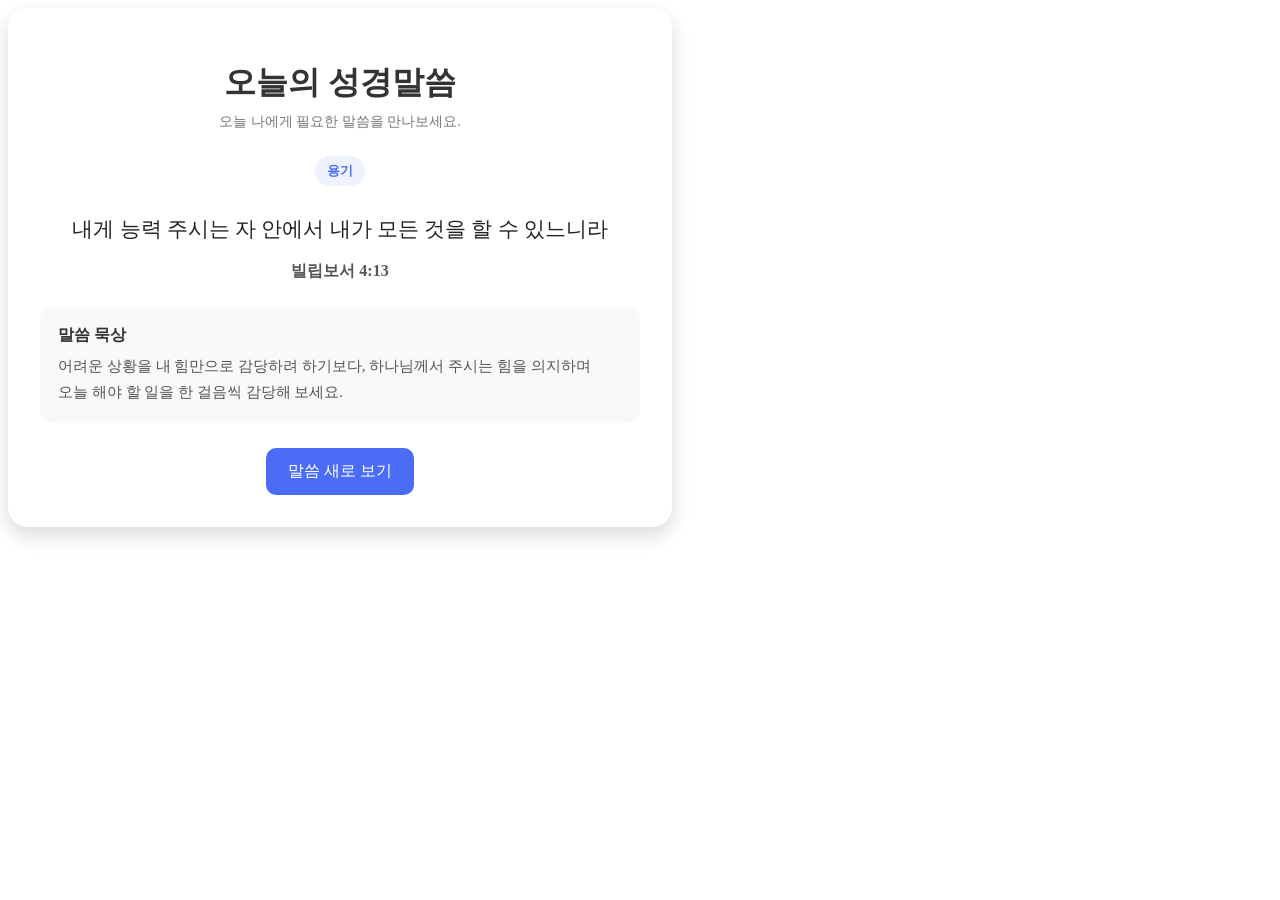
<file: index.html>
<!DOCTYPE html>
<html lang="ko">
<head>
  <link rel="manifest" href="/bible/manifest.json">
  <meta name="theme-color" content="#ffffff">
  <link rel="apple-touch-icon" href="/bible/icon-192.png">
  <meta charset="UTF-8" />
  <meta name="viewport" content="width=device-width, initial-scale=1.0" />
  <title>오늘의 성경말씀</title>
  <meta name="viewport"
      content="width=device-width,
               initial-scale=1.0,
               viewport-fit=cover">
  <link rel="manifest" href="./manifest.json">
  <meta name="theme-color" content="#ffffff">

  <link rel="apple-touch-icon" href="./icon-192.png">

  <style>
    <script>
  if ("serviceWorker" in navigator) {
    window.addEventListener("load", () => {
     navigator.serviceWorker
      .register("/bible/service-worker.js")
      .then(() => console.log("Service Worker 등록 완료"))
      .catch(error => console.error("Service Worker 등록 실패:", error));
  });
}
</script>
    body {
      margin: 0;
      font-family: Arial, sans-serif;
      background: linear-gradient(135deg, #f5f7fa, #c3cfe2);
      display: flex;
      justify-content: center;
      align-items: center;
      min-height: 100vh;
    }

    .container {
      background: white;
      padding: 32px;
      border-radius: 20px;
      box-shadow: 0 8px 20px rgba(0,0,0,0.15);
      max-width: 600px;
      width: calc(100% - 50px);
      text-align: center;
    }

    h1 {
      color: #333;
      margin-bottom: 8px;
    }

    .subtitle {
      color: #777;
      font-size: 14px;
      margin-bottom: 25px;
    }

    #category {
      display: inline-block;
      background: #eef2ff;
      color: #4a6cf7;
      padding: 6px 12px;
      border-radius: 20px;
      font-size: 13px;
      font-weight: bold;
    }

    #verse {
      font-size: 21px;
      line-height: 1.8;
      margin: 25px 0 12px;
      color: #222;
      word-break: keep-all;
    }

    #reference {
      font-weight: bold;
      color: #555;
      margin-bottom: 25px;
    }

    .description-box {
      background: #f8f9fb;
      border-radius: 14px;
      padding: 18px;
      margin: 20px 0 25px;
      text-align: left;
    }

    .description-title {
      font-weight: bold;
      color: #333;
      margin-bottom: 8px;
    }

    #description {
      font-size: 15px;
      line-height: 1.7;
      color: #555;
      word-break: keep-all;
    }

    button {
      background: #4a6cf7;
      color: white;
      border: none;
      padding: 13px 22px;
      border-radius: 10px;
      font-size: 16px;
      cursor: pointer;
      transition: 0.2s;
    }

    button:hover {
      background: #3451c9;
      transform: translateY(-1px);
    }
  </style>
</head>
<script>
if ("serviceWorker" in navigator) {
  window.addEventListener("load", () => {
    navigator.serviceWorker.register("./service-worker.js")
      .then(() => console.log("Service Worker 등록 완료"))
      .catch(error => console.log("Service Worker 등록 실패:", error));
  });
}
</script>
<body>

<div class="container">

  <h1>오늘의 성경말씀</h1>
  <div class="subtitle">오늘 나에게 필요한 말씀을 만나보세요.</div>

  <div id="category">용기</div>

  <div id="verse">
    내게 능력 주시는 자 안에서 내가 모든 것을 할 수 있느니라
  </div>

  <div id="reference">
    빌립보서 4:13
  </div>

  <div class="description-box">
    <div class="description-title">말씀 묵상</div>
    <div id="description">
      어려운 상황을 내 힘만으로 감당하려 하기보다,
      하나님께서 주시는 힘을 의지하며 오늘 해야 할 일을
      한 걸음씩 감당해 보세요.
    </div>
  </div>

  <button onclick="showRandomVerse()">말씀 새로 보기</button>

</div>

<script>

const verses = [

  {
    text: "내게 능력 주시는 자 안에서 내가 모든 것을 할 수 있느니라",
    reference: "빌립보서 4:13",
    category: "용기",
    description: "내 능력의 한계만 바라보면 두려움이 커질 수 있습니다. 하나님께서 주시는 힘을 의지하며 오늘 맡겨진 일을 한 걸음씩 감당해 보세요."
  },

  {
    text: "여호와는 나의 목자시니 내게 부족함이 없으리로다",
    reference: "시편 23:1",
    category: "평안",
    description: "미래가 불확실하게 느껴질 때 모든 것을 혼자 책임져야 한다고 생각하지 않아도 됩니다. 하나님께서 인도하시는 목자이심을 기억하며 마음을 맡겨 보세요."
  },

  {
    text: "수고하고 무거운 짐 진 자들아 다 내게로 오라 내가 너희를 쉬게 하리라",
    reference: "마태복음 11:28",
    category: "위로",
    description: "지치고 마음이 무거울 때조차 혼자 견딜 필요는 없습니다. 자신의 걱정과 부담을 하나님께 솔직하게 내려놓고 쉼을 구해 보세요."
  },

  {
    text: "두려워하지 말라 내가 너와 함께 함이라",
    reference: "이사야 41:10",
    category: "용기",
    description: "두려움이 없다는 것이 용기는 아닙니다. 두려운 상황에서도 하나님이 함께하심을 믿으며 앞으로 나아가는 것이 믿음의 용기입니다."
  },

  {
    text: "너는 마음을 다하여 여호와를 신뢰하고 네 명철을 의지하지 말라",
    reference: "잠언 3:5",
    category: "지혜",
    description: "내 판단이 항상 완전한 것은 아닙니다. 중요한 선택 앞에서는 자신의 경험뿐 아니라 말씀과 기도를 통해 방향을 점검해 보세요."
  },

  {
    text: "사랑은 오래 참고 사랑은 온유하며",
    reference: "고린도전서 13:4",
    category: "사랑",
    description: "사랑은 단순한 감정만이 아니라 상대를 존중하고 기다려 주는 행동으로 나타납니다. 오늘 가까운 사람에게 온유함을 실천해 보세요."
  },

  {
    text: "강하고 담대하라 두려워하지 말며 놀라지 말라",
    reference: "여호수아 1:9",
    category: "담대함",
    description: "새로운 책임이나 큰 일을 앞두고 긴장되는 것은 자연스럽습니다. 중요한 것은 두려움 때문에 멈추지 않고 하나님을 의지하며 맡은 길을 계속 걷는 것입니다."
  },

  {
    text: "범사에 감사하라",
    reference: "데살로니가전서 5:18",
    category: "감사",
    description: "감사는 모든 상황이 좋다는 뜻이 아닙니다. 어려움 속에서도 여전히 남아 있는 은혜와 가능성을 발견하는 믿음의 태도입니다."
  },

  {
    text: "쉬지 말고 기도하라",
    reference: "데살로니가전서 5:17",
    category: "기도",
    description: "기도는 특별한 순간에만 하는 일이 아닙니다. 일하고 이동하고 고민하는 일상 속에서도 짧게 하나님께 마음을 말씀드릴 수 있습니다."
  },

  {
    text: "항상 기뻐하라",
    reference: "데살로니가전서 5:16",
    category: "기쁨",
    description: "기쁨은 어려움이 없어서 생기는 감정만을 의미하지 않습니다. 상황보다 하나님께 소망을 두면서 다시 일어설 힘을 발견할 수 있습니다."
  },

  {
    text: "철이 철을 날카롭게 하는 것 같이 사람이 그의 친구의 얼굴을 빛나게 하느니라",
    reference: "잠언 27:17",
    category: "관계",
    description: "좋은 관계는 서로를 무조건 편하게만 해주는 관계가 아닙니다. 격려와 조언을 통해 서로 더 좋은 사람으로 성장하도록 돕는 관계도 소중합니다."
  },

  {
    text: "유순한 대답은 분노를 쉬게 하여도",
    reference: "잠언 15:1",
    category: "관계",
    description: "상대가 강하게 말할수록 나도 강하게 대응하고 싶어질 수 있습니다. 그러나 차분하고 절제된 한마디가 갈등의 방향을 완전히 바꾸기도 합니다."
  },

  {
    text: "교만은 패망의 선봉이요 거만한 마음은 넘어짐의 앞잡이니라",
    reference: "잠언 16:18",
    category: "겸손",
    description: "성공하고 책임이 커질수록 자신이 모든 것을 안다고 생각하기 쉽습니다. 계속 배우고 다른 사람의 의견을 들을 수 있는 겸손을 지켜 보세요."
  },

  {
    text: "무슨 일을 하든지 마음을 다하여 주께 하듯 하고 사람에게 하듯 하지 말라",
    reference: "골로새서 3:23",
    category: "일과 사명",
    description: "사람의 평가만 바라보면 인정받지 못할 때 쉽게 지칠 수 있습니다. 내가 맡은 일을 정직하고 성실하게 수행하는 것 자체에 의미를 두어 보세요."
  },

  {
    text: "사람이 마음으로 자기의 길을 계획할지라도 그의 걸음을 인도하시는 이는 여호와시니라",
    reference: "잠언 16:9",
    category: "진로",
    description: "계획을 세우는 것은 중요하지만 모든 일이 계획대로 진행되지는 않습니다. 예상하지 못한 변화 속에서도 새로운 길이 열릴 가능성을 기억하세요."
  },

  {
    text: "너의 행사를 여호와께 맡기라 그리하면 네가 경영하는 것이 이루어지리라",
    reference: "잠언 16:3",
    category: "일과 사명",
    description: "큰 프로젝트와 새로운 도전을 시작할 때 결과에 대한 부담이 생깁니다. 최선을 다해 준비하되 결과까지 혼자 통제하려 하지 말고 하나님께 맡겨 보세요."
  },

  {
    text: "보라 내가 새 일을 행하리니 이제 나타낼 것이라",
    reference: "이사야 43:19",
    category: "새로운 시작",
    description: "과거의 실패가 앞으로의 가능성을 결정하지는 않습니다. 지금까지 없었던 새로운 길이 열릴 수 있다는 소망을 가지고 오늘 할 수 있는 일을 시작해 보세요."
  },

  {
    text: "우리가 선을 행하되 낙심하지 말지니",
    reference: "갈라디아서 6:9",
    category: "인내",
    description: "노력의 결과가 바로 나타나지 않을 때 포기하고 싶어질 수 있습니다. 가치 있는 일은 시간이 필요한 경우가 많습니다. 조급함보다 꾸준함을 선택해 보세요."
  },

  {
    text: "너희 염려를 다 주께 맡기라 이는 그가 너희를 돌보심이라",
    reference: "베드로전서 5:7",
    category: "불안",
    description: "걱정을 없애려고 억지로 밀어내기보다 무엇이 두려운지 하나님께 솔직하게 말씀드려 보세요. 기도는 걱정을 혼자 짊어지지 않는 연습이기도 합니다."
  },

  {
    text: "내가 산을 향하여 눈을 들리라 나의 도움이 어디서 올까",
    reference: "시편 121:1",
    category: "도움",
    description: "해결책이 보이지 않을 때 시선이 문제에만 고정되기 쉽습니다. 잠시 멈추고 내가 의지할 수 있는 하나님과 주변의 도움을 함께 바라보세요."
  },

  {
    text: "여호와를 기다리는 자는 새 힘을 얻으리니",
    reference: "이사야 40:31",
    category: "회복",
    description: "계속 달리는 것만이 전진은 아닙니다. 때로는 기다리고 회복하는 시간이 다음 걸음을 위한 중요한 준비가 됩니다."
  },

  {
    text: "마음의 즐거움은 양약이라도",
    reference: "잠언 17:22",
    category: "기쁨",
    description: "웃음과 기쁨도 삶에서 중요한 부분입니다. 해야 할 일에만 매달리기보다 감사할 일과 즐거운 순간을 의식적으로 발견해 보세요."
  },

  {
    text: "서로 친절하게 하며 불쌍히 여기며 서로 용서하기를",
    reference: "에베소서 4:32",
    category: "용서",
    description: "용서는 잘못을 없었던 일로 만드는 것이 아니라 미움이 자신의 마음을 계속 지배하지 않도록 내려놓는 과정으로 볼 수 있습니다."
  },

  {
    text: "화평하게 하는 자들은 화평으로 심어 의의 열매를 거두느니라",
    reference: "야고보서 3:18",
    category: "화해",
    description: "갈등에서 반드시 상대를 이기는 것이 최선은 아닙니다. 진실을 지키면서도 관계를 파괴하지 않는 해결책을 찾는 것이 지혜로운 선택일 수 있습니다."
  },

  {
    text: "구하라 그리하면 너희에게 주실 것이요 찾으라 그리하면 찾아낼 것이요",
    reference: "마태복음 7:7",
    category: "도전",
    description: "기도만 하고 기다리는 것과 믿음으로 행동하는 것은 다릅니다. 구하고, 찾고, 두드리라는 말씀처럼 필요한 행동을 실제로 시작해 보세요."
  },

  {
    text: "믿음은 바라는 것들의 실상이요 보이지 않는 것들의 증거니",
    reference: "히브리서 11:1",
    category: "믿음",
    description: "아직 결과가 보이지 않는다고 해서 모든 가능성이 사라진 것은 아닙니다. 믿음은 불확실성 속에서도 가치 있는 방향으로 계속 걸어가는 힘이 됩니다."
  },

  {
    text: "소망 중에 즐거워하며 환난 중에 참으며 기도에 항상 힘쓰며",
    reference: "로마서 12:12",
    category: "소망",
    description: "힘든 시기에는 현재의 어려움이 영원할 것처럼 느껴질 수 있습니다. 그러나 상황은 변할 수 있습니다. 소망을 붙들고 오늘 하루를 충실하게 살아가 보세요."
  },

  {
    text: "악에게 지지 말고 선으로 악을 이기라",
    reference: "로마서 12:21",
    category: "선함",
    description: "상대의 잘못 때문에 나까지 같은 방식으로 행동할 필요는 없습니다. 감정을 절제하고 내가 지키고 싶은 원칙에 따라 행동하는 것이 더 강한 대응일 수 있습니다."
  },

  {
    text: "너희 모든 일을 사랑으로 행하라",
    reference: "고린도전서 16:14",
    category: "사랑",
    description: "사랑은 관계에만 적용되는 원칙이 아닙니다. 말하는 방식, 일하는 방식, 사람을 대하는 태도에서도 사랑과 존중을 선택할 수 있습니다."
  },

  {
    text: "지혜가 부족하거든 모든 사람에게 후히 주시는 하나님께 구하라",
    reference: "야고보서 1:5",
    category: "지혜",
    description: "모든 답을 알고 있어야 좋은 리더가 되는 것은 아닙니다. 모르는 것을 인정하고 배우며 필요한 지혜를 구하는 태도 자체가 성숙함입니다."
  },

  {
    text: "서로 돌아보아 사랑과 선행을 격려하며",
    reference: "히브리서 10:24",
    category: "공동체",
    description: "좋은 공동체는 경쟁만 하는 곳이 아니라 서로의 가능성을 발견하고 격려하는 곳입니다. 오늘 누군가에게 구체적인 격려 한마디를 건네 보세요."
  },

  {
    text: "우리가 알거니와 하나님을 사랑하는 자 곧 그의 뜻대로 부르심을 입은 자들에게는 모든 것이 합력하여 선을 이루느니라",
    reference: "로마서 8:28",
    category: "소망",
    description: "현재 이해되지 않는 사건도 시간이 지난 뒤 다른 의미를 갖게 될 수 있습니다. 당장 모든 이유를 알아야 한다는 부담을 내려놓고 지금 할 수 있는 선한 선택에 집중해 보세요."
  },

  {
    text: "나의 은혜가 네게 족하도다 이는 나의 능력이 약한 데서 온전하여짐이라",
    reference: "고린도후서 12:9",
    category: "약함과 은혜",
    description: "약점이 있다는 사실이 가치가 없다는 뜻은 아닙니다. 부족함을 인정할 때 오히려 도움을 구하고 배우며 더 단단하게 성장할 수 있습니다."
  },

  {
    text: "눈물을 흘리며 씨를 뿌리는 자는 기쁨으로 거두리로다",
    reference: "시편 126:5",
    category: "인내",
    description: "지금의 수고가 당장 보상받지 못하더라도 의미 없는 것은 아닙니다. 보이지 않는 곳에서 쌓이는 노력은 시간이 지나 열매가 될 수 있습니다."
  },

  {
    text: "하나님이 우리에게 주신 것은 두려워하는 마음이 아니요",
    reference: "디모데후서 1:7",
    category: "담대함",
    description: "중요한 일을 앞두고 긴장할 수 있습니다. 두려움 자체를 부끄러워하기보다 절제와 사랑과 담대함으로 다음 행동을 선택해 보세요."
  },

  {
    text: "항상 겸손과 온유로 하고 오래 참음으로 사랑 가운데서 서로 용납하고",
    reference: "에베소서 4:2",
    category: "관계",
    description: "사람마다 속도와 생각이 다릅니다. 상대를 바꾸려고 서두르기보다 서로의 차이를 존중하면서 필요한 대화를 이어가는 것이 관계를 건강하게 만듭니다."
  },

  {
    text: "사람이 친구를 위하여 자기 목숨을 버리면 이보다 더 큰 사랑이 없나니",
    reference: "요한복음 15:13",
    category: "사랑",
    description: "성경이 말하는 사랑에는 희생과 책임이 포함됩니다. 상대에게 무엇을 받을지만 생각하기보다 내가 어떤 선한 사람이 되어 줄 수 있는지도 생각해 보세요."
  },

  {
    text: "너희는 세상의 빛이라",
    reference: "마태복음 5:14",
    category: "사명",
    description: "영향력은 높은 지위에서만 생기는 것이 아닙니다. 자신의 자리에서 정직하고 책임 있게 행동하는 작은 선택들이 주변 사람들에게 빛이 될 수 있습니다."
  },

  {
    text: "사람에게 보이려고 그들 앞에서 너희 의를 행하지 않도록 주의하라",
    reference: "마태복음 6:1",
    category: "겸손",
    description: "좋은 일을 하면서도 인정받고 싶은 마음이 생길 수 있습니다. 다른 사람의 평가보다 내가 왜 이 일을 하는지 동기를 점검해 보세요."
  },

  {
    text: "내일 일을 위하여 염려하지 말라",
    reference: "마태복음 6:34",
    category: "불안",
    description: "아직 일어나지 않은 미래의 문제를 오늘 모두 해결할 수는 없습니다. 미래를 준비하되 오늘 내가 실제로 할 수 있는 일에 집중해 보세요."
  },

  {
    text: "항상 소망을 품고",
    reference: "베드로전서 3:15",
    category: "소망",
    description: "소망은 현실을 외면하는 낙관이 아니라 어려움 속에서도 삶의 방향과 의미를 잃지 않는 태도입니다."
  }

];

let lastIndex = -1;

function showRandomVerse() {

  let randomIndex;

  // 바로 직전에 나온 말씀이 연속으로 나오지 않게 처리
  do {
    randomIndex = Math.floor(Math.random() * verses.length);
  } while (randomIndex === lastIndex && verses.length > 1);

  lastIndex = randomIndex;

  const selectedVerse = verses[randomIndex];

  document.getElementById("verse").innerText =
    selectedVerse.text;

  document.getElementById("reference").innerText =
    selectedVerse.reference;

  document.getElementById("category").innerText =
    selectedVerse.category;

  document.getElementById("description").innerText =
    selectedVerse.description;
}

</script>

</body>
</html>
</file>
